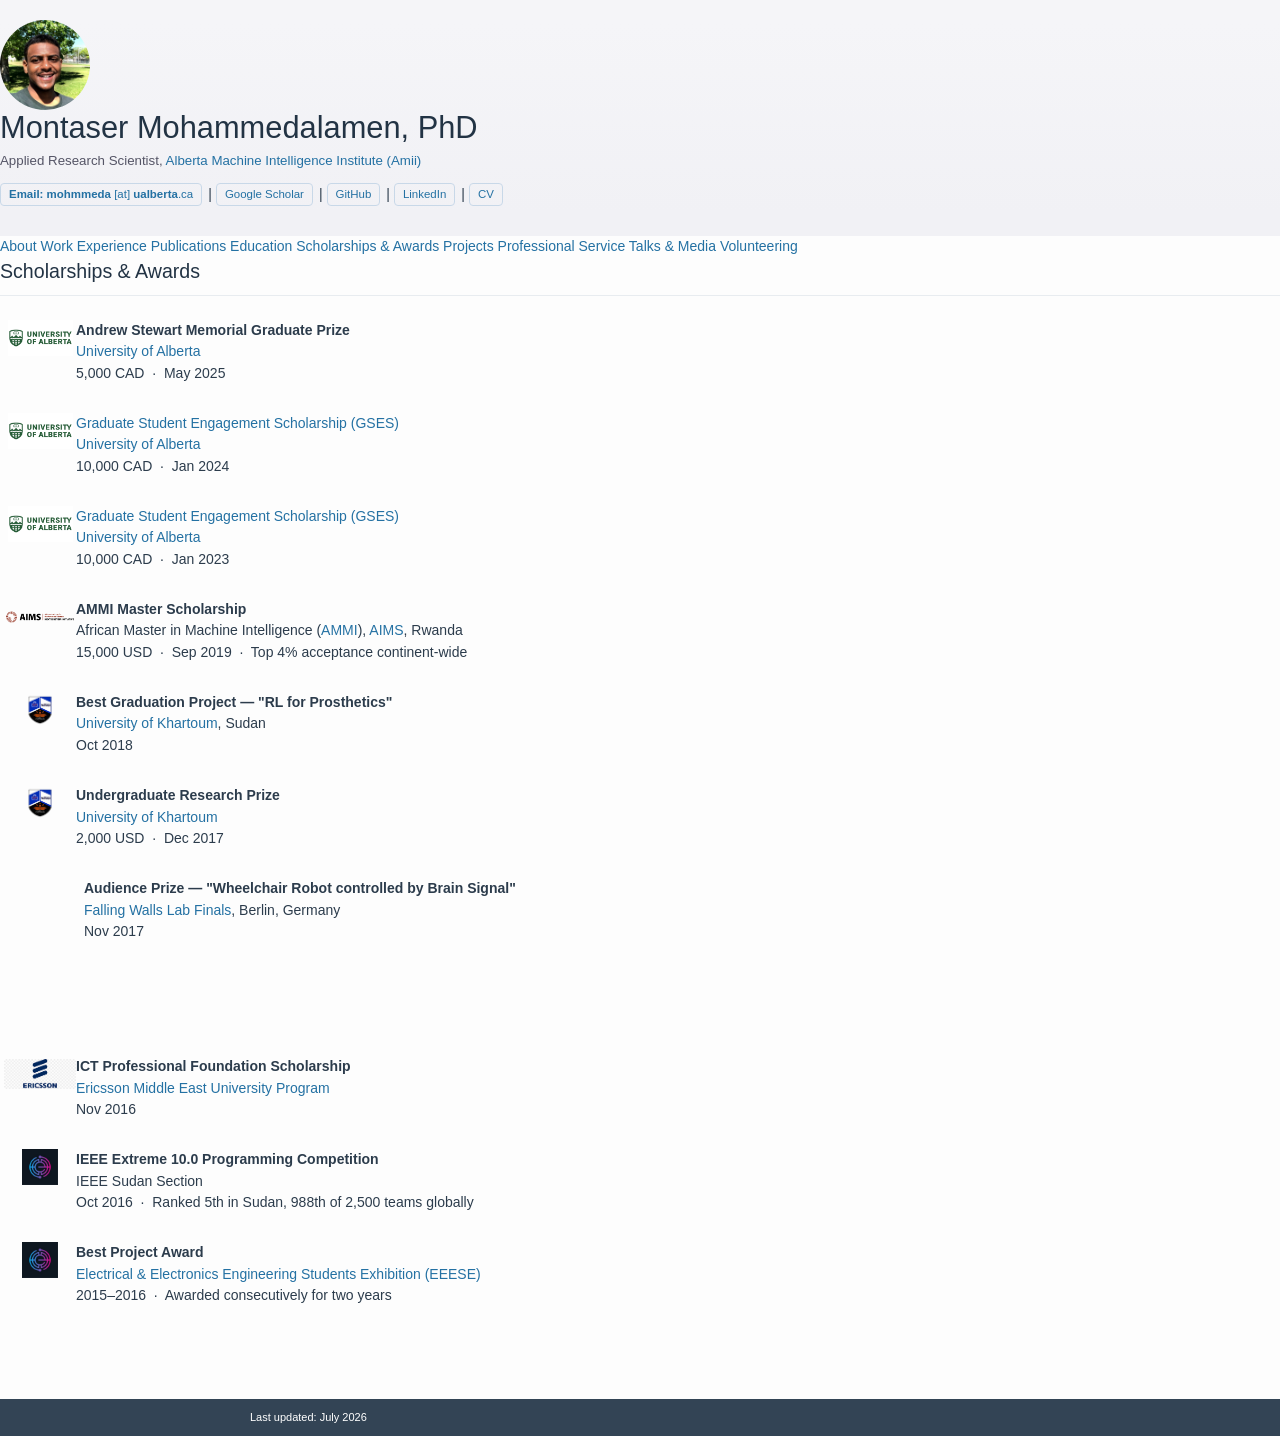
<file: src/awards.html>
<!DOCTYPE html>
<html lang="en">
<head>
    <title>Scholarships &amp; Awards — Montaser Mohammedalamen</title>
    <meta name="viewport" content="width=device-width, initial-scale=1.0">
    <link rel="stylesheet" href="../style.css">
</head>
<body>

<div class="header noselect">
    <div class="content row">
        <div class="header-profile-picture"></div>
        <div class="header-text">
            <div class="header-name">
                <h1>Montaser Mohammedalamen, PhD</h1>
            </div>
            <div class="header-subtitle">
                Applied Research Scientist, <a href="https://www.amii.ca/people/montaser-mohammedalamen">Alberta Machine Intelligence Institute (Amii)</a>
            </div>
            <div class="header-links">
                <a class="btn" href="mailto:mohmmeda@ualberta.ca"><span class="bold">Email: mohmmeda</span> [at] <span class="bold">ualberta</span>.ca</a> |
                <a class="btn" href="https://scholar.google.ca/citations?user=ZY882-kAAAAJ&hl">Google Scholar</a> |
                <a class="btn" href="https://github.com/montaserFath/">GitHub</a> |
                <a class="btn" href="https://www.linkedin.com/in/montaser-mohammedalamen/">LinkedIn</a> |
                <a class="btn" href="../content/Montaser_CV.pdf">CV</a>
            </div>
        </div>
    </div>
</div>

<div class="tabs-bar">
    <div class="tabs-inner">
        <a class="tab-btn" href="../index.html">About</a>
        <a class="tab-btn" href="../index.html#experience">Work Experience</a>
        <a class="tab-btn" href="publications.html">Publications</a>
        <a class="tab-btn" href="education.html">Education</a>
        <a class="tab-btn active" href="awards.html">Scholarships &amp; Awards</a>
        <a class="tab-btn" href="projects.html">Projects</a>
        <a class="tab-btn" href="../index.html#service">Professional Service</a>
        <a class="tab-btn" href="talks.html">Talks &amp; Media</a>
        <a class="tab-btn" href="../index.html#volunteering">Volunteering</a>
    </div>
</div>

<div class="content" style="padding-bottom: 64px;">
    <h2 class="tab-heading noselect">Scholarships &amp; Awards</h2>

    <div class="publication row clearfix">
        <div class="row-media-small" style="background-image: url(../fig/uofa.png);"></div>
        <div class="row-text">
            <span class="bold">Andrew Stewart Memorial Graduate Prize</span><br/>
            <a href="https://www.ualberta.ca/">University of Alberta</a><br/>
            5,000 CAD &nbsp;·&nbsp; May 2025<br/>
        </div>
    </div>

    <div class="publication row clearfix">
        <div class="row-media-small" style="background-image: url(../fig/uofa.png);"></div>
        <div class="row-text">
            <span class="bold"><a href="https://www.ualberta.ca/en/graduate-studies/fees-funding/scholarships-awards/engagement-scholarship.html">Graduate Student Engagement Scholarship (GSES)</a></span><br/>
            <a href="https://www.ualberta.ca/en/graduate-studies/fees-funding/scholarships-awards/engagement-scholarship.html">University of Alberta</a><br/>
            10,000 CAD &nbsp;·&nbsp; Jan 2024<br/>
        </div>
    </div>

    <div class="publication row clearfix">
        <div class="row-media-small" style="background-image: url(../fig/uofa.png);"></div>
        <div class="row-text">
            <span class="bold"><a href="https://www.ualberta.ca/en/graduate-studies/fees-funding/scholarships-awards/engagement-scholarship.html">Graduate Student Engagement Scholarship (GSES)</a></span><br/>
            <a href="https://www.ualberta.ca/en/graduate-studies/fees-funding/scholarships-awards/engagement-scholarship.html">University of Alberta</a><br/>
            10,000 CAD &nbsp;·&nbsp; Jan 2023<br/>
        </div>
    </div>

    <div class="publication row clearfix">
        <div class="row-media-small" style="background-image: url(../fig/AIMS.png);"></div>
        <div class="row-text">
            <span class="bold">AMMI Master Scholarship</span><br/>
            African Master in Machine Intelligence (<a href="https://aims-ammi.org/">AMMI</a>), <a href="https://aims.ac.rw/">AIMS</a>, Rwanda<br/>
            15,000 USD &nbsp;·&nbsp; Sep 2019 &nbsp;·&nbsp; Top 4% acceptance continent-wide<br/>
        </div>
    </div>

    <div class="publication row clearfix">
        <div class="row-media-small" style="background-image: url(../fig/uofk.png);"></div>
        <div class="row-text">
            <span class="bold">Best Graduation Project — "RL for Prosthetics"</span><br/>
            <a href="https://www.uofk.edu/index.php/en/">University of Khartoum</a>, Sudan<br/>
            Oct 2018<br/>
        </div>
    </div>

    <div class="publication row clearfix">
        <div class="row-media-small" style="background-image: url(../fig/uofk.png);"></div>
        <div class="row-text">
            <span class="bold">Undergraduate Research Prize</span><br/>
            <a href="https://www.uofk.edu/index.php/en/">University of Khartoum</a><br/>
            2,000 USD &nbsp;·&nbsp; Dec 2017<br/>
        </div>
    </div>

    <div class="publication row clearfix">
        <iframe frameborder="0"
            src="https://www.youtube.com/embed/ZpqypVq8Qgo"
            style="float: left; width: 80px; height: 150px; background-position: center; background-size: contain; background-repeat: no-repeat;">
        </iframe>
        <div class="row-text">
            <span class="bold">Audience Prize — "Wheelchair Robot controlled by Brain Signal"</span><br/>
            <a href="https://apply.falling-walls.com/press-releases/falling-walls-lab-winners-2017/">Falling Walls Lab Finals</a>, Berlin, Germany<br/>
            Nov 2017<br/>
        </div>
    </div>

    <div class="publication row clearfix">
        <div class="row-media-small" style="background-image: url(../fig/ericsson.png);"></div>
        <div class="row-text">
            <span class="bold">ICT Professional Foundation Scholarship</span><br/>
            <a href="https://www.ericsson.com/en/about-us/corporate-governance/our-organization/mmea-lt-members-bios">Ericsson Middle East University Program</a><br/>
            Nov 2016<br/>
        </div>
    </div>

    <div class="publication row clearfix">
        <div class="row-media-small" style="background-image: url(../fig/eeese.jpeg);"></div>
        <div class="row-text">
            <span class="bold">IEEE Extreme 10.0 Programming Competition</span><br/>
            IEEE Sudan Section<br/>
            Oct 2016 &nbsp;·&nbsp; Ranked 5th in Sudan, 988th of 2,500 teams globally<br/>
        </div>
    </div>

    <div class="publication row clearfix">
        <div class="row-media-small" style="background-image: url(../fig/eeese.jpeg);"></div>
        <div class="row-text">
            <span class="bold">Best Project Award</span><br/>
            <a href="https://www.linkedin.com/company/eeese/">Electrical &amp; Electronics Engineering Students Exhibition (EEESE)</a><br/>
            2015–2016 &nbsp;·&nbsp; Awarded consecutively for two years<br/>
        </div>
    </div>
</div>

<div class="footer">
    <div class="footer-content">
        Last updated: July 2026
    </div>
</div>

</body>
</html>
</file>
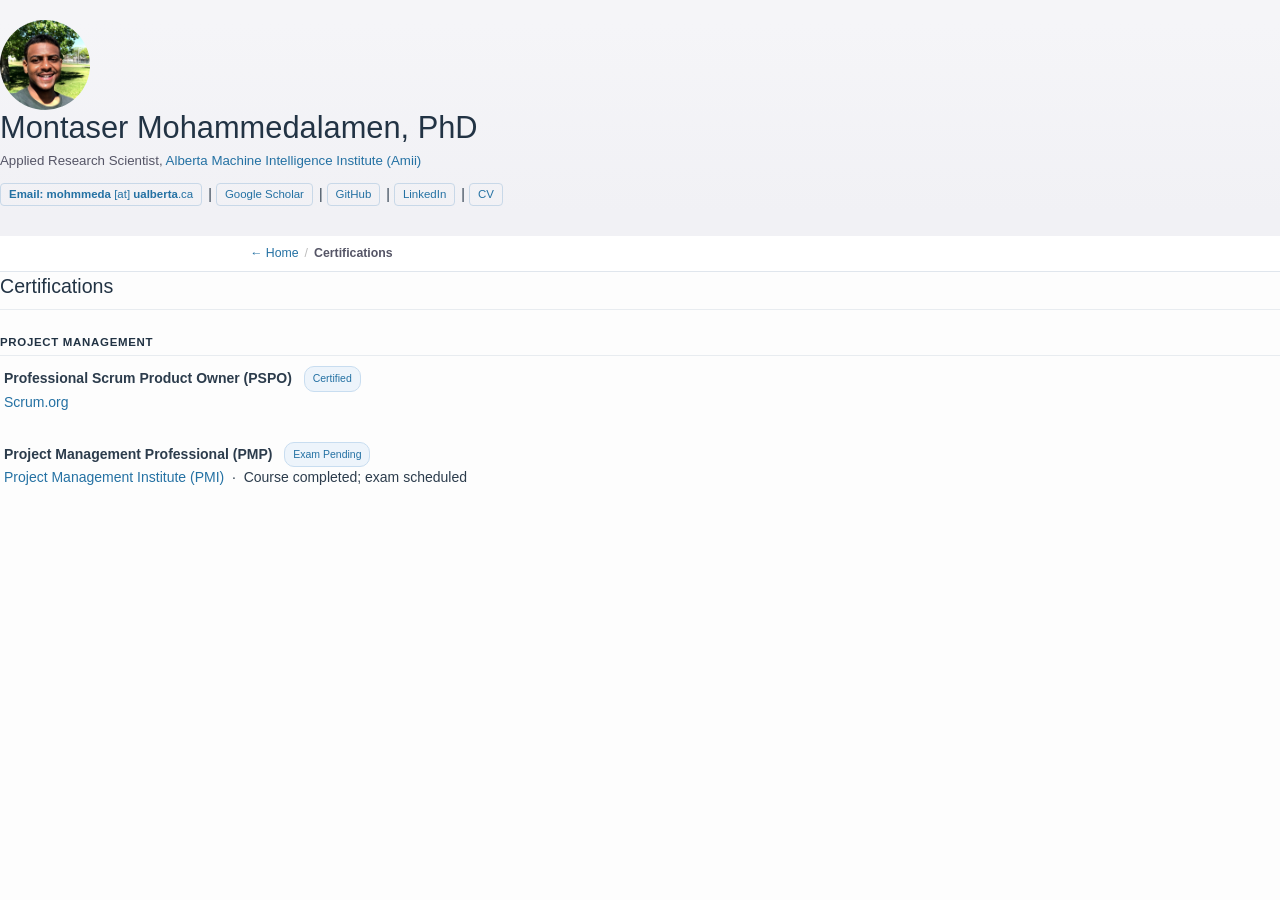
<file: src/certifications.html>
<!DOCTYPE html>
<html lang="en">
<head>
    <title>Certifications — Montaser Mohammedalamen</title>
    <meta name="viewport" content="width=device-width, initial-scale=1.0">
    <link rel="stylesheet" href="../style.css">
</head>
<body>

<div class="header noselect">
    <div class="content row">
        <div class="header-profile-picture"></div>
        <div class="header-text">
            <div class="header-name">
                <h1>Montaser Mohammedalamen, PhD</h1>
            </div>
            <div class="header-subtitle">
                Applied Research Scientist, <a href="https://www.amii.ca/people/montaser-mohammedalamen">Alberta Machine Intelligence Institute (Amii)</a>
            </div>
            <div class="header-links">
                <a class="btn" href="mailto:mohmmeda@ualberta.ca"><span class="bold">Email: mohmmeda</span> [at] <span class="bold">ualberta</span>.ca</a> |
                <a class="btn" href="https://scholar.google.ca/citations?user=ZY882-kAAAAJ&hl">Google Scholar</a> |
                <a class="btn" href="https://github.com/montaserFath/">GitHub</a> |
                <a class="btn" href="https://www.linkedin.com/in/montaser-mohammedalamen/">LinkedIn</a> |
                <a class="btn" href="../content/Montaser_CV.pdf">CV</a>
            </div>
        </div>
    </div>
</div>

<div class="page-nav">
    <div class="page-nav-inner">
        <a class="page-nav-back" href="../index.html">← Home</a>
        <span class="page-nav-sep">/</span>
        <span class="page-nav-current">Certifications</span>
    </div>
</div>

<div class="content" style="padding-bottom: 64px;">
    <h2 class="tab-heading noselect">Certifications</h2>

    <h3 class="pub-section-heading">Project Management</h3>

    <div class="publication row clearfix">
        <div class="row-text" style="max-width:100%; margin-left:0;">
            <span class="bold">Professional Scrum Product Owner (PSPO)</span> &nbsp;<span class="proj-tag">Certified</span><br/>
            <a href="https://www.scrum.org/professional-scrum-product-owner-certifications">Scrum.org</a><br/>
        </div>
    </div>

    <div class="publication row clearfix">
        <div class="row-text" style="max-width:100%; margin-left:0;">
            <span class="bold">Project Management Professional (PMP)</span> &nbsp;<span class="proj-tag">Exam Pending</span><br/>
            <a href="https://www.pmi.org/certifications/project-management-pmp">Project Management Institute (PMI)</a> &nbsp;·&nbsp; Course completed; exam scheduled<br/>
        </div>
    </div>

</div>

</body>
</html>
</file>
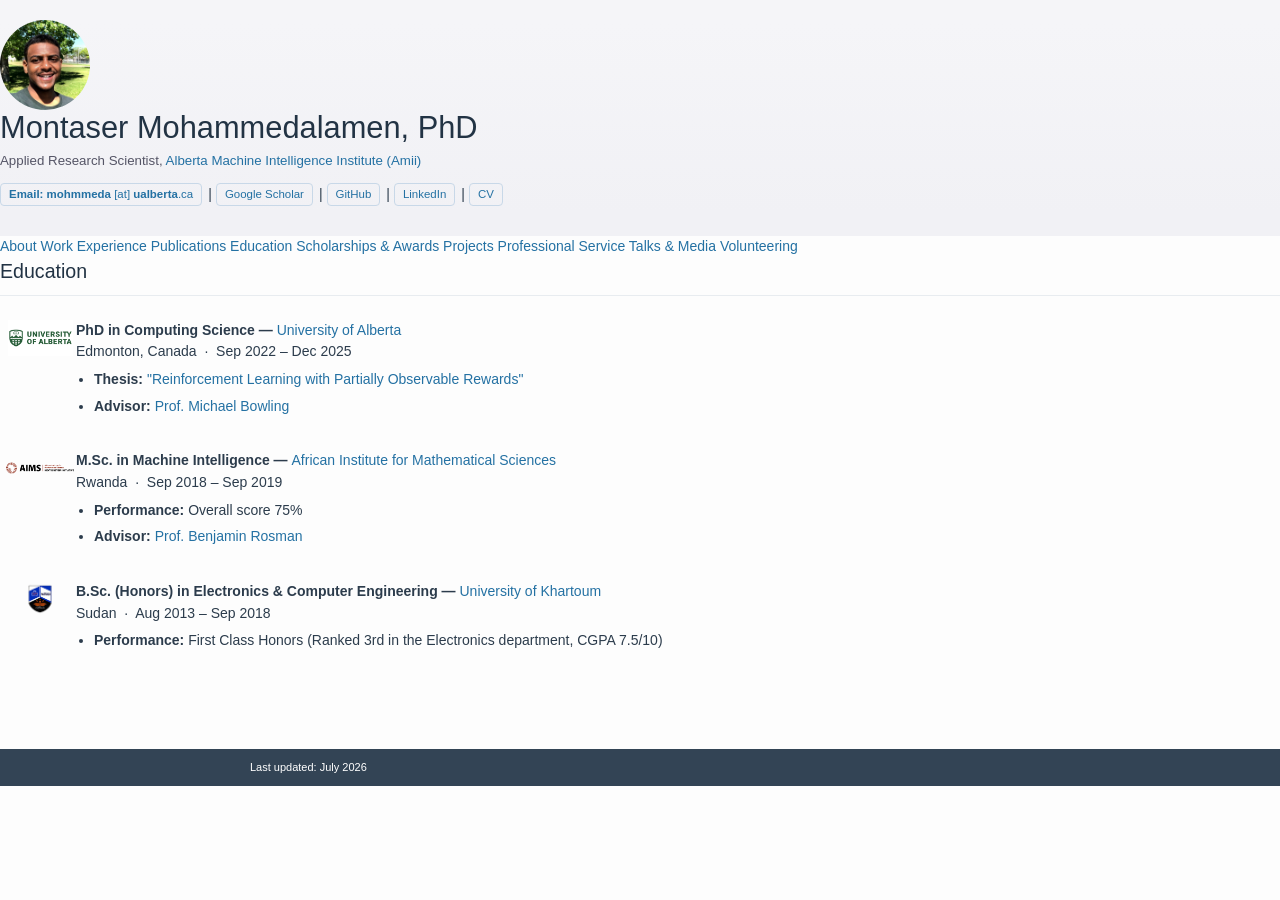
<file: src/education.html>
<!DOCTYPE html>
<html lang="en">
<head>
    <title>Education — Montaser Mohammedalamen</title>
    <meta name="viewport" content="width=device-width, initial-scale=1.0">
    <link rel="stylesheet" href="../style.css">
</head>
<body>

<div class="header noselect">
    <div class="content row">
        <div class="header-profile-picture"></div>
        <div class="header-text">
            <div class="header-name">
                <h1>Montaser Mohammedalamen, PhD</h1>
            </div>
            <div class="header-subtitle">
                Applied Research Scientist, <a href="https://www.amii.ca/people/montaser-mohammedalamen">Alberta Machine Intelligence Institute (Amii)</a>
            </div>
            <div class="header-links">
                <a class="btn" href="mailto:mohmmeda@ualberta.ca"><span class="bold">Email: mohmmeda</span> [at] <span class="bold">ualberta</span>.ca</a> |
                <a class="btn" href="https://scholar.google.ca/citations?user=ZY882-kAAAAJ&hl">Google Scholar</a> |
                <a class="btn" href="https://github.com/montaserFath/">GitHub</a> |
                <a class="btn" href="https://www.linkedin.com/in/montaser-mohammedalamen/">LinkedIn</a> |
                <a class="btn" href="../content/Montaser_CV.pdf">CV</a>
            </div>
        </div>
    </div>
</div>

<div class="tabs-bar">
    <div class="tabs-inner">
        <a class="tab-btn" href="../index.html">About</a>
        <a class="tab-btn" href="../index.html#experience">Work Experience</a>
        <a class="tab-btn" href="publications.html">Publications</a>
        <a class="tab-btn active" href="education.html">Education</a>
        <a class="tab-btn" href="awards.html">Scholarships &amp; Awards</a>
        <a class="tab-btn" href="projects.html">Projects</a>
        <a class="tab-btn" href="../index.html#service">Professional Service</a>
        <a class="tab-btn" href="talks.html">Talks &amp; Media</a>
        <a class="tab-btn" href="../index.html#volunteering">Volunteering</a>
    </div>
</div>

<div class="content" style="padding-bottom: 64px;">
    <h2 class="tab-heading noselect">Education</h2>

    <div class="publication row clearfix">
        <div class="row-media-small" style="background-image: url(../fig/uofa.png);"></div>
        <div class="row-text">
            <span class="bold">PhD in Computing Science — <a href="https://www.ualberta.ca/computing-science/index.html">University of Alberta</a></span><br/>
            Edmonton, Canada &nbsp;·&nbsp; Sep 2022 – Dec 2025<br/>
            <ul class="exp-list">
                <li><span class="bold">Thesis:</span> <a href="https://ualberta.scholaris.ca/items/5c60dc71-7149-4a39-a40f-7d96e44f2379">"Reinforcement Learning with Partially Observable Rewards"</a></li>
                <li><span class="bold">Advisor:</span> <a href="https://webdocs.cs.ualberta.ca/~bowling/">Prof. Michael Bowling</a></li>
            </ul>
        </div>
    </div>

    <div class="publication row clearfix">
        <div class="row-media-small" style="background-image: url(../fig/AIMS.png);"></div>
        <div class="row-text">
            <span class="bold">M.Sc. in Machine Intelligence — <a href="https://aims.ac.rw/">African Institute for Mathematical Sciences</a></span><br/>
            Rwanda &nbsp;·&nbsp; Sep 2018 – Sep 2019<br/>
            <ul class="exp-list">
                <li><span class="bold">Performance:</span> Overall score 75%</li>
                <li><span class="bold">Advisor:</span> <a href="https://www.benjaminrosman.com/">Prof. Benjamin Rosman</a></li>
            </ul>
        </div>
    </div>

    <div class="publication row clearfix">
        <div class="row-media-small" style="background-image: url(../fig/uofk.png);"></div>
        <div class="row-text">
            <span class="bold">B.Sc. (Honors) in Electronics &amp; Computer Engineering — <a href="https://www.uofk.edu/index.php/en/">University of Khartoum</a></span><br/>
            Sudan &nbsp;·&nbsp; Aug 2013 – Sep 2018<br/>
            <ul class="exp-list">
                <li><span class="bold">Performance:</span> First Class Honors (Ranked 3rd in the Electronics department, CGPA 7.5/10)</li>
            </ul>
        </div>
    </div>
</div>

<div class="footer">
    <div class="footer-content">
        Last updated: July 2026
    </div>
</div>

</body>
</html>
</file>
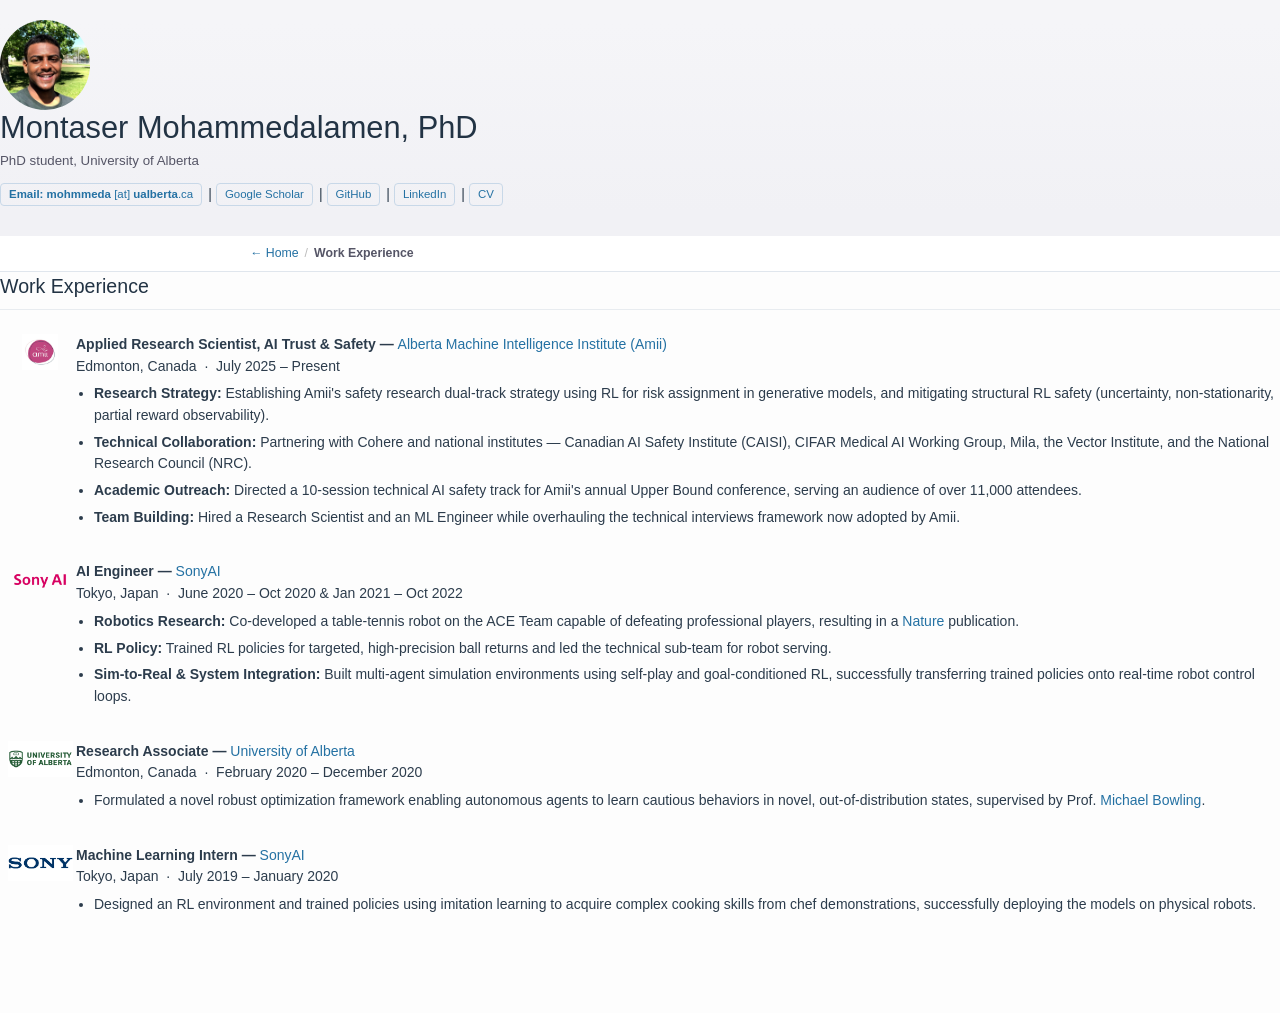
<file: src/experience.html>
<!DOCTYPE html>
<html lang="en">
<head>
    <title>Work Experience — Montaser Mohammedalamen</title>
    <meta name="viewport" content="width=device-width, initial-scale=1.0">
    <link rel="stylesheet" href="../style.css">
</head>
<body>

<div class="header noselect">
    <div class="content row">
        <div class="header-profile-picture"></div>
        <div class="header-text">
            <div class="header-name">
                <h1>Montaser Mohammedalamen, PhD</h1>
            </div>
            <div class="header-subtitle">PhD student, University of Alberta</div>
            <div class="header-links">
                <a class="btn" href="mailto:mohmmeda@ualberta.ca"><span class="bold">Email: mohmmeda</span> [at] <span class="bold">ualberta</span>.ca</a> |
                <a class="btn" href="https://scholar.google.ca/citations?user=ZY882-kAAAAJ&hl">Google Scholar</a> |
                <a class="btn" href="https://github.com/montaserFath/">GitHub</a> |
                <a class="btn" href="https://www.linkedin.com/in/montaser-mohammedalamen/">LinkedIn</a> |
                <a class="btn" href="../content/Montaser_CV.pdf">CV</a>
            </div>
        </div>
    </div>
</div>

<div class="page-nav">
    <div class="page-nav-inner">
        <a class="page-nav-back" href="../index.html">← Home</a>
        <span class="page-nav-sep">/</span>
        <span class="page-nav-current">Work Experience</span>
    </div>
</div>

<div class="content" style="padding-bottom: 64px;">
    <h2 class="tab-heading noselect">Work Experience</h2>

    <div class="publication row clearfix">
        <div class="row-media-small" style="background-image: url(../fig/amii.jpeg);"></div>
        <div class="row-text">
            <span class="bold">Applied Research Scientist, AI Trust &amp; Safety — <a href="https://www.amii.ca/people/montaser-mohammedalamen">Alberta Machine Intelligence Institute (Amii)</a></span><br/>
            Edmonton, Canada &nbsp;·&nbsp; July 2025 – Present<br/>
            <ul class="exp-list">
                <li><span class="bold">Research Strategy:</span> Establishing Amii's safety research dual-track strategy using RL for risk assignment in generative models, and mitigating structural RL safety (uncertainty, non-stationarity, partial reward observability).</li>
                <li><span class="bold">Technical Collaboration:</span> Partnering with Cohere and national institutes — Canadian AI Safety Institute (CAISI), CIFAR Medical AI Working Group, Mila, the Vector Institute, and the National Research Council (NRC).</li>
                <li><span class="bold">Academic Outreach:</span> Directed a 10-session technical AI safety track for Amii's annual Upper Bound conference, serving an audience of over 11,000 attendees.</li>
                <li><span class="bold">Team Building:</span> Hired a Research Scientist and an ML Engineer while overhauling the technical interviews framework now adopted by Amii.</li>
            </ul>
        </div>
    </div>

    <div class="publication row clearfix">
        <div class="row-media-small" style="background-image: url(../fig/sonyai.png);"></div>
        <div class="row-text">
            <span class="bold">AI Engineer — <a href="https://ai.sony/">SonyAI</a></span><br/>
            Tokyo, Japan &nbsp;·&nbsp; June 2020 – Oct 2020 &amp; Jan 2021 – Oct 2022<br/>
            <ul class="exp-list">
                <li><span class="bold">Robotics Research:</span> Co-developed a table-tennis robot on the ACE Team capable of defeating professional players, resulting in a <a href="https://www.nature.com/articles/s41586-026-10338-5">Nature</a> publication.</li>
                <li><span class="bold">RL Policy:</span> Trained RL policies for targeted, high-precision ball returns and led the technical sub-team for robot serving.</li>
                <li><span class="bold">Sim-to-Real &amp; System Integration:</span> Built multi-agent simulation environments using self-play and goal-conditioned RL, successfully transferring trained policies onto real-time robot control loops.</li>
            </ul>
        </div>
    </div>

    <div class="publication row clearfix">
        <div class="row-media-small" style="background-image: url(../fig/uofa.png);"></div>
        <div class="row-text">
            <span class="bold">Research Associate — <a href="https://www.ualberta.ca/computing-science/index.html">University of Alberta</a></span><br/>
            Edmonton, Canada &nbsp;·&nbsp; February 2020 – December 2020<br/>
            <ul class="exp-list">
                <li>Formulated a novel robust optimization framework enabling autonomous agents to learn cautious behaviors in novel, out-of-distribution states, supervised by Prof. <a href="https://webdocs.cs.ualberta.ca/~bowling/">Michael Bowling</a>.</li>
            </ul>
        </div>
    </div>

    <div class="publication row clearfix">
        <div class="row-media-small" style="background-image: url(../fig/sony.png);"></div>
        <div class="row-text">
            <span class="bold">Machine Learning Intern — <a href="https://ai.sony/">SonyAI</a></span><br/>
            Tokyo, Japan &nbsp;·&nbsp; July 2019 – January 2020<br/>
            <ul class="exp-list">
                <li>Designed an RL environment and trained policies using imitation learning to acquire complex cooking skills from chef demonstrations, successfully deploying the models on physical robots.</li>
            </ul>
        </div>
    </div>
</div>

</body>
</html>
</file>
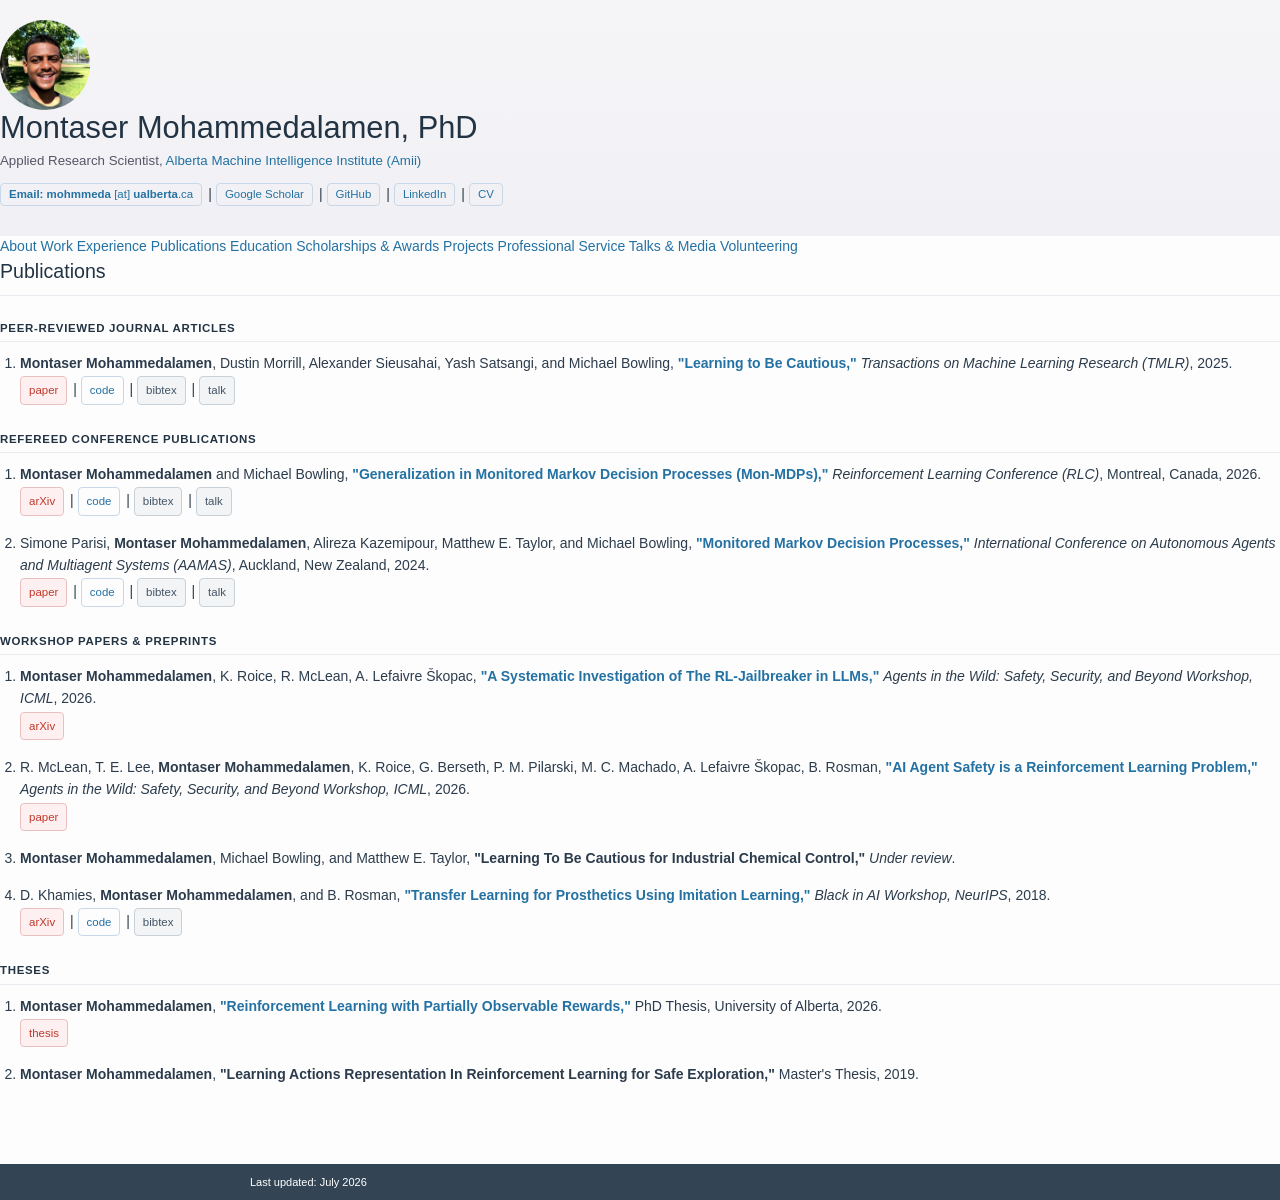
<file: src/publications.html>
<!DOCTYPE html>
<html lang="en">
<head>
    <title>Publications — Montaser Mohammedalamen</title>
    <meta name="viewport" content="width=device-width, initial-scale=1.0">
    <link rel="stylesheet" href="../style.css">
</head>
<body>

<div class="header noselect">
    <div class="content row">
        <div class="header-profile-picture"></div>
        <div class="header-text">
            <div class="header-name">
                <h1>Montaser Mohammedalamen, PhD</h1>
            </div>
            <div class="header-subtitle">
                Applied Research Scientist, <a href="https://www.amii.ca/people/montaser-mohammedalamen">Alberta Machine Intelligence Institute (Amii)</a>
            </div>
            <div class="header-links">
                <a class="btn" href="mailto:mohmmeda@ualberta.ca"><span class="bold">Email: mohmmeda</span> [at] <span class="bold">ualberta</span>.ca</a> |
                <a class="btn" href="https://scholar.google.ca/citations?user=ZY882-kAAAAJ&hl">Google Scholar</a> |
                <a class="btn" href="https://github.com/montaserFath/">GitHub</a> |
                <a class="btn" href="https://www.linkedin.com/in/montaser-mohammedalamen/">LinkedIn</a> |
                <a class="btn" href="../content/Montaser_CV.pdf">CV</a>
            </div>
        </div>
    </div>
</div>

<div class="tabs-bar">
    <div class="tabs-inner">
        <a class="tab-btn" href="../index.html">About</a>
        <a class="tab-btn" href="../index.html#experience">Work Experience</a>
        <a class="tab-btn active" href="publications.html">Publications</a>
        <a class="tab-btn" href="education.html">Education</a>
        <a class="tab-btn" href="awards.html">Scholarships &amp; Awards</a>
        <a class="tab-btn" href="projects.html">Projects</a>
        <a class="tab-btn" href="../index.html#service">Professional Service</a>
        <a class="tab-btn" href="talks.html">Talks &amp; Media</a>
        <a class="tab-btn" href="../index.html#volunteering">Volunteering</a>
    </div>
</div>

<div class="content" style="padding-bottom: 64px;">
    <h2 class="tab-heading noselect">Publications</h2>

    <h3 class="pub-section-heading">Peer-Reviewed Journal Articles</h3>
    <ol class="pub-list">
        <li>
            <span class="bold">Montaser Mohammedalamen</span>, Dustin Morrill, Alexander Sieusahai, Yash Satsangi, and Michael Bowling,
            <a class="bold" href="https://openreview.net/forum?id=NXvGOaYExG">"Learning to Be Cautious,"</a>
            <span class="italic">Transactions on Machine Learning Research (TMLR)</span>, 2025.
            <br/><a class="btn btn-red" href="https://openreview.net/forum?id=NXvGOaYExG">paper</a> | <a class="btn" href="https://github.com/montaserFath/Learning-to-be-Cautious">code</a> | <a class="btn btn-dark" href="../content/LBC.bib">bibtex</a> | <a class="btn btn-dark" href="https://youtu.be/t-pxmpCYHtA?si=qGmhcsEXPmPQQ07m">talk</a>
        </li>
    </ol>

    <h3 class="pub-section-heading">Refereed Conference Publications</h3>
    <ol class="pub-list">
        <li>
            <span class="bold">Montaser Mohammedalamen</span> and Michael Bowling,
            <a class="bold" href="https://arxiv.org/abs/2505.08988">"Generalization in Monitored Markov Decision Processes (Mon-MDPs),"</a>
            <span class="italic">Reinforcement Learning Conference (RLC)</span>, Montreal, Canada, 2026.
            <br/><a class="btn btn-red" href="https://arxiv.org/abs/2505.08988">arXiv</a> | <a class="btn" href="https://github.com/montaserFath/MonMDP">code</a> | <a class="btn btn-dark" href="../content/mon_mdp.bib">bibtex</a> | <a class="btn btn-dark" href="https://www.youtube.com/watch?v=7uLf88ROziw">talk</a>
        </li>
        <li>
            Simone Parisi, <span class="bold">Montaser Mohammedalamen</span>, Alireza Kazemipour, Matthew E. Taylor, and Michael Bowling,
            <a class="bold" href="https://dl.acm.org/doi/abs/10.5555/3635637.3663015">"Monitored Markov Decision Processes,"</a>
            <span class="italic">International Conference on Autonomous Agents and Multiagent Systems (AAMAS)</span>, Auckland, New Zealand, 2024.
            <br/><a class="btn btn-red" href="https://dl.acm.org/doi/abs/10.5555/3635637.3663015">paper</a> | <a class="btn" href="https://github.com/montaserFath/MonMDP">code</a> | <a class="btn btn-dark" href="../content/mon_mdp.bib">bibtex</a> | <a class="btn btn-dark" href="https://youtu.be/3gM3b1uum9Y?si=Afbvr0NNyyIb1x1N">talk</a>
        </li>
    </ol>

    <h3 class="pub-section-heading">Workshop Papers &amp; Preprints</h3>
    <ol class="pub-list">
        <li>
            <span class="bold">Montaser Mohammedalamen</span>, K. Roice, R. McLean, A. Lefaivre Škopac,
            <a class="bold" href="https://arxiv.org/abs/2605.07032">"A Systematic Investigation of The RL-Jailbreaker in LLMs,"</a>
            <span class="italic">Agents in the Wild: Safety, Security, and Beyond Workshop, ICML</span>, 2026.
            <br/><a class="btn btn-red" href="https://arxiv.org/abs/2605.07032">arXiv</a>
        </li>
        <li>
            R. McLean, T. E. Lee, <span class="bold">Montaser Mohammedalamen</span>, K. Roice, G. Berseth, P. M. Pilarski, M. C. Machado, A. Lefaivre Škopac, B. Rosman,
            <a class="bold" href="https://openreview.net/challenge?redirect=%2Fforum%3Fid%3Dwvga9chmb6">"AI Agent Safety is a Reinforcement Learning Problem,"</a>
            <span class="italic">Agents in the Wild: Safety, Security, and Beyond Workshop, ICML</span>, 2026.
            <br/><a class="btn btn-red" href="https://openreview.net/challenge?redirect=%2Fforum%3Fid%3Dwvga9chmb6">paper</a>
        </li>
        <li>
            <span class="bold">Montaser Mohammedalamen</span>, Michael Bowling, and Matthew E. Taylor,
            <span class="bold">"Learning To Be Cautious for Industrial Chemical Control,"</span>
            <span class="italic">Under review</span>.
        </li>
        <li>
            D. Khamies, <span class="bold">Montaser Mohammedalamen</span>, and B. Rosman,
            <a class="bold" href="https://arxiv.org/abs/1901.04772">"Transfer Learning for Prosthetics Using Imitation Learning,"</a>
            <span class="italic">Black in AI Workshop, NeurIPS</span>, 2018.
            <br/><a class="btn btn-red" href="https://arxiv.org/abs/1901.04772">arXiv</a> | <a class="btn" href="https://github.com/montaserFath/Reinforcement-Learning-for-Prosthetics">code</a> | <a class="btn btn-dark" href="../content/transfer.bib">bibtex</a>
        </li>
    </ol>

    <h3 class="pub-section-heading">Theses</h3>
    <ol class="pub-list">
        <li>
            <span class="bold">Montaser Mohammedalamen</span>,
            <a class="bold" href="https://ualberta.scholaris.ca/items/5c60dc71-7149-4a39-a40f-7d96e44f2379">"Reinforcement Learning with Partially Observable Rewards,"</a>
            PhD Thesis, University of Alberta, 2026.
            <br/><a class="btn btn-red" href="https://ualberta.scholaris.ca/items/5c60dc71-7149-4a39-a40f-7d96e44f2379">thesis</a>
        </li>
        <li>
            <span class="bold">Montaser Mohammedalamen</span>,
            <span class="bold">"Learning Actions Representation In Reinforcement Learning for Safe Exploration,"</span>
            Master's Thesis, 2019.
        </li>
    </ol>

    <!-- <h3 class="pub-section-heading">Patents</h3>
    <ol class="pub-list">
        <li>
            <span class="bold">Montaser Mohammedalamen</span>, "Wheelchair Robot controlled by Brain Signal," Patent No. 4254, Patent Office, Ministry of Justice, Sudan, 2015–2016.
        </li>
        <li>
            <span class="bold">Montaser Mohammedalamen</span>, "Smart Farm," Patent No. 3334, Patent Office, Ministry of Justice, Sudan, 2015–2016.
        </li>
    </ol> -->
</div>

<div class="footer">
    <div class="footer-content">
        Last updated: July 2026
    </div>
</div>

</body>
</html>
</file>
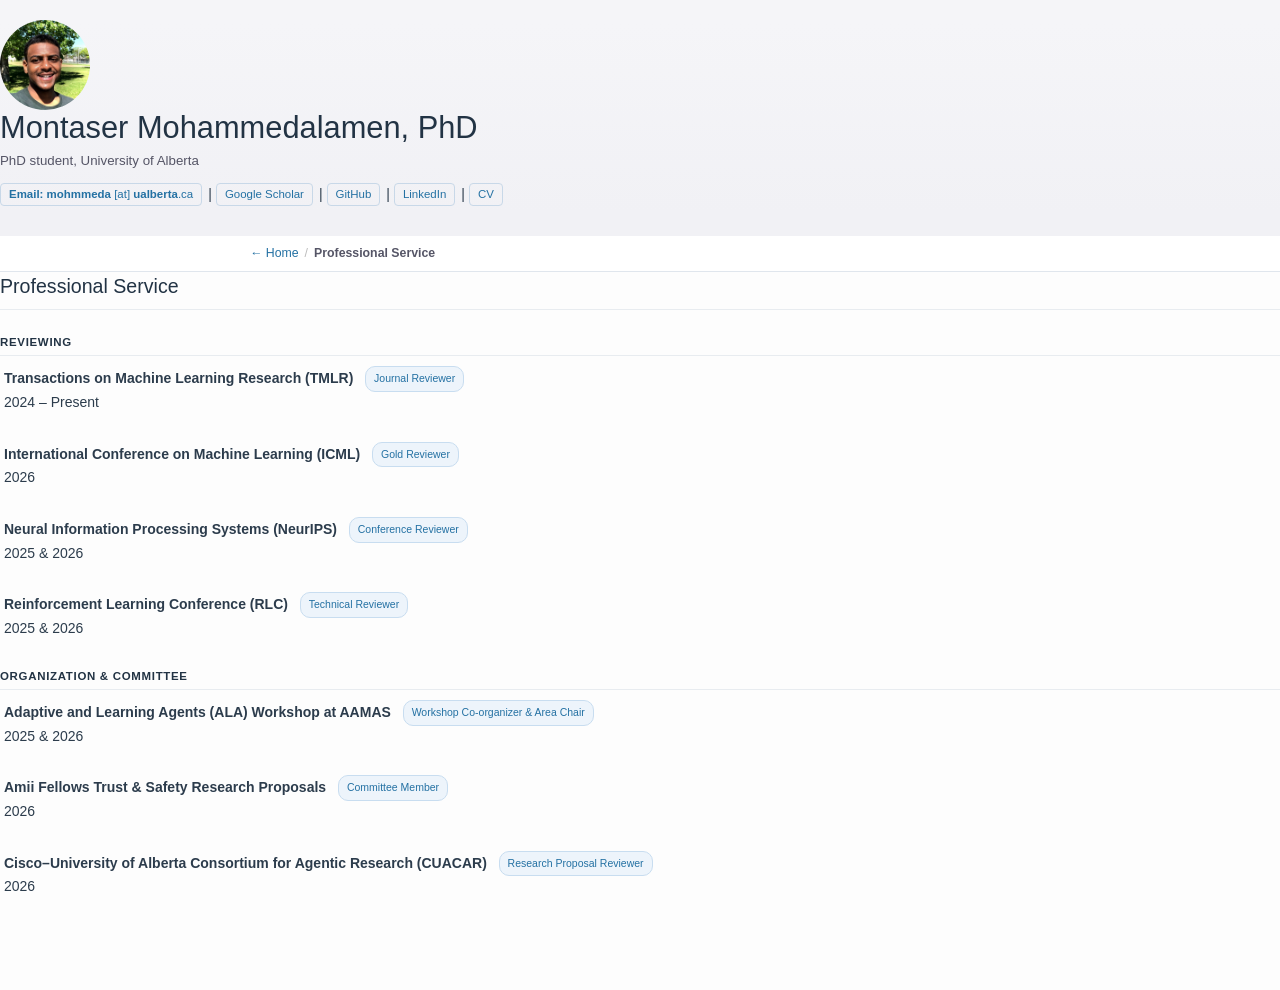
<file: src/service.html>
<!DOCTYPE html>
<html lang="en">
<head>
    <title>Professional Service — Montaser Mohammedalamen</title>
    <meta name="viewport" content="width=device-width, initial-scale=1.0">
    <link rel="stylesheet" href="../style.css">
</head>
<body>

<div class="header noselect">
    <div class="content row">
        <div class="header-profile-picture"></div>
        <div class="header-text">
            <div class="header-name">
                <h1>Montaser Mohammedalamen, PhD</h1>
            </div>
            <div class="header-subtitle">PhD student, University of Alberta</div>
            <div class="header-links">
                <a class="btn" href="mailto:mohmmeda@ualberta.ca"><span class="bold">Email: mohmmeda</span> [at] <span class="bold">ualberta</span>.ca</a> |
                <a class="btn" href="https://scholar.google.ca/citations?user=ZY882-kAAAAJ&hl">Google Scholar</a> |
                <a class="btn" href="https://github.com/montaserFath/">GitHub</a> |
                <a class="btn" href="https://www.linkedin.com/in/montaser-mohammedalamen/">LinkedIn</a> |
                <a class="btn" href="../content/Montaser_CV.pdf">CV</a>
            </div>
        </div>
    </div>
</div>

<div class="page-nav">
    <div class="page-nav-inner">
        <a class="page-nav-back" href="../index.html">← Home</a>
        <span class="page-nav-sep">/</span>
        <span class="page-nav-current">Professional Service</span>
    </div>
</div>

<div class="content" style="padding-bottom: 64px;">
    <h2 class="tab-heading noselect">Professional Service</h2>

    <h3 class="pub-section-heading">Reviewing</h3>

    <div class="publication row clearfix">
        <div class="row-text" style="max-width:100%; margin-left:0;">
            <span class="bold">Transactions on Machine Learning Research (TMLR)</span> &nbsp;<span class="proj-tag">Journal Reviewer</span><br/>
            2024 – Present
        </div>
    </div>

    <div class="publication row clearfix">
        <div class="row-text" style="max-width:100%; margin-left:0;">
            <span class="bold">International Conference on Machine Learning (ICML)</span> &nbsp;<span class="proj-tag">Gold Reviewer</span><br/>
            2026
        </div>
    </div>

    <div class="publication row clearfix">
        <div class="row-text" style="max-width:100%; margin-left:0;">
            <span class="bold">Neural Information Processing Systems (NeurIPS)</span> &nbsp;<span class="proj-tag">Conference Reviewer</span><br/>
            2025 &amp; 2026
        </div>
    </div>

    <div class="publication row clearfix">
        <div class="row-text" style="max-width:100%; margin-left:0;">
            <span class="bold">Reinforcement Learning Conference (RLC)</span> &nbsp;<span class="proj-tag">Technical Reviewer</span><br/>
            2025 &amp; 2026
        </div>
    </div>

    <h3 class="pub-section-heading">Organization &amp; Committee</h3>

    <div class="publication row clearfix">
        <div class="row-text" style="max-width:100%; margin-left:0;">
            <span class="bold">Adaptive and Learning Agents (ALA) Workshop at AAMAS</span> &nbsp;<span class="proj-tag">Workshop Co-organizer &amp; Area Chair</span><br/>
            2025 &amp; 2026
        </div>
    </div>

    <div class="publication row clearfix">
        <div class="row-text" style="max-width:100%; margin-left:0;">
            <span class="bold">Amii Fellows Trust &amp; Safety Research Proposals</span> &nbsp;<span class="proj-tag">Committee Member</span><br/>
            2026
        </div>
    </div>

    <div class="publication row clearfix">
        <div class="row-text" style="max-width:100%; margin-left:0;">
            <span class="bold">Cisco–University of Alberta Consortium for Agentic Research (CUACAR)</span> &nbsp;<span class="proj-tag">Research Proposal Reviewer</span><br/>
            2026
        </div>
    </div>

</div>

</body>
</html>
</file>
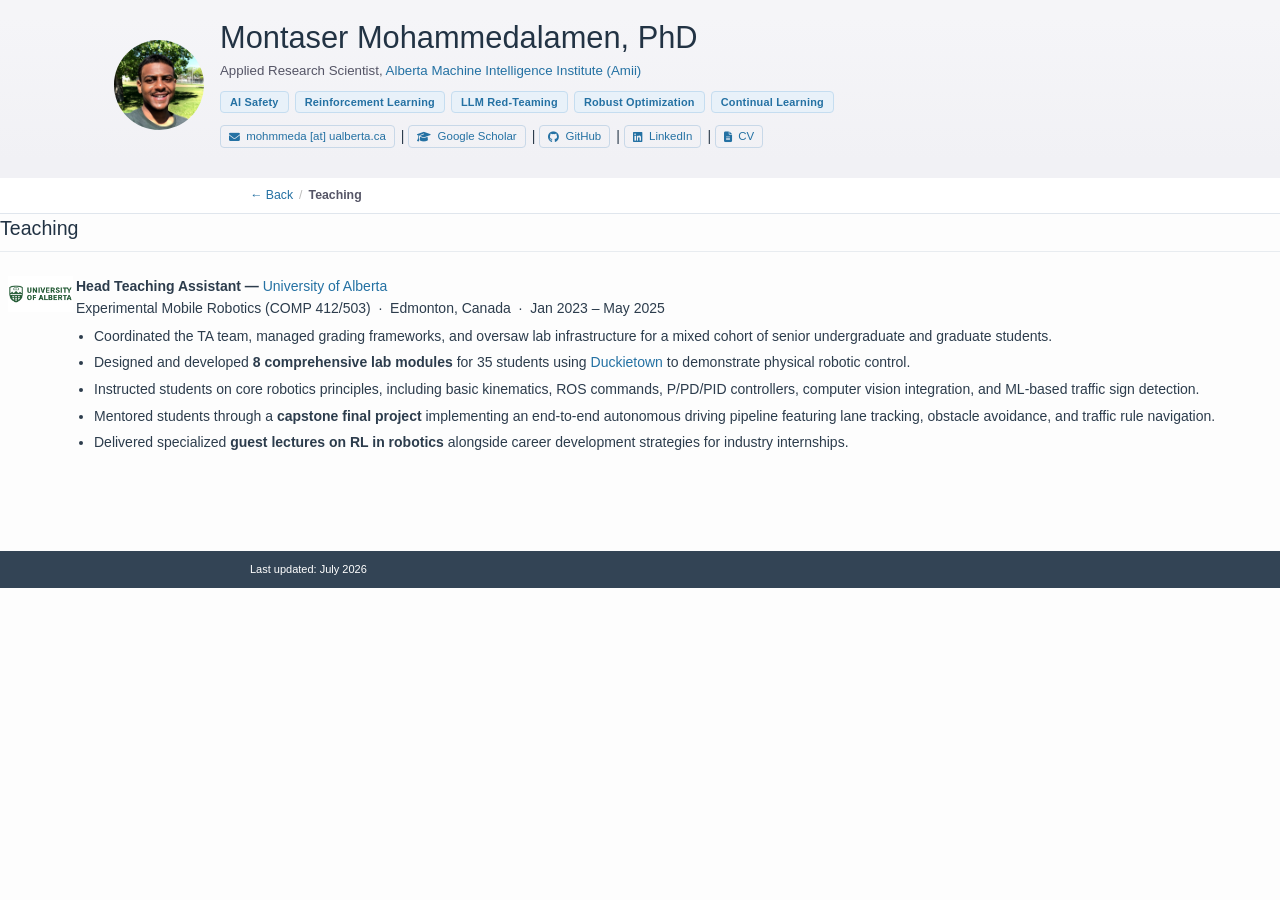
<file: src/teaching.html>
<!DOCTYPE html>
<html lang="en">
<head>
    <title>Teaching — Montaser Mohammedalamen</title>
    <meta name="viewport" content="width=device-width, initial-scale=1.0">
    <link rel="stylesheet" href="../style.css">
    <link rel="stylesheet" href="https://cdnjs.cloudflare.com/ajax/libs/font-awesome/6.5.1/css/all.min.css">
</head>
<body>

<div class="header noselect">
    <div class="header-inner">
        <div class="header-profile-picture"></div>
        <div class="header-text">
            <div class="header-name">
                <h1>Montaser Mohammedalamen, PhD</h1>
            </div>
            <div class="header-subtitle">
                Applied Research Scientist, <a href="https://www.amii.ca/people/montaser-mohammedalamen">Alberta Machine Intelligence Institute (Amii)</a>
            </div>
            <div class="header-keywords">
                <span class="kw-tag">AI Safety</span>
                <span class="kw-tag">Reinforcement Learning</span>
                <span class="kw-tag">LLM Red-Teaming</span>
                <span class="kw-tag">Robust Optimization</span>
                <span class="kw-tag">Continual Learning</span>
            </div>
            <div class="header-links">
                <a class="btn" href="mailto:mohmmeda@ualberta.ca"><i class="fa-solid fa-envelope"></i> mohmmeda [at] ualberta.ca</a> |
                <a class="btn" href="https://scholar.google.ca/citations?user=ZY882-kAAAAJ&hl"><i class="fa-solid fa-graduation-cap"></i> Google Scholar</a> |
                <a class="btn" href="https://github.com/montaserFath/"><i class="fa-brands fa-github"></i> GitHub</a> |
                <a class="btn" href="https://www.linkedin.com/in/montaser-mohammedalamen/"><i class="fa-brands fa-linkedin"></i> LinkedIn</a> |
                <a class="btn" href="../content/Montaser_CV.pdf"><i class="fa-solid fa-file-lines"></i> CV</a>
            </div>
        </div>
    </div>
</div>

<div class="page-nav">
    <div class="page-nav-inner">
        <a class="page-nav-back" href="../index.html#teaching">← Back</a>
        <span class="page-nav-sep">/</span>
        <span class="page-nav-current">Teaching</span>
    </div>
</div>

<div class="content" style="padding-bottom: 64px;">
    <h2 class="tab-heading noselect">Teaching</h2>

    <div class="publication row clearfix">
        <div class="row-media-small" style="background-image: url(../fig/uofa.png);"></div>
        <div class="row-text">
            <span class="bold">Head Teaching Assistant — <a href="https://www.ualberta.ca/computing-science/index.html">University of Alberta</a></span><br/>
            Experimental Mobile Robotics (COMP 412/503) &nbsp;·&nbsp; Edmonton, Canada &nbsp;·&nbsp; Jan 2023 – May 2025<br/>
            <ul class="exp-list">
                <li>Coordinated the TA team, managed grading frameworks, and oversaw lab infrastructure for a mixed cohort of senior undergraduate and graduate students.</li>
                <li>Designed and developed <strong>8 comprehensive lab modules</strong> for 35 students using <a href="https://duckietown.com/">Duckietown</a> to demonstrate physical robotic control.</li>
                <li>Instructed students on core robotics principles, including basic kinematics, ROS commands, P/PD/PID controllers, computer vision integration, and ML-based traffic sign detection.</li>
                <li>Mentored students through a <strong>capstone final project</strong> implementing an end-to-end autonomous driving pipeline featuring lane tracking, obstacle avoidance, and traffic rule navigation.</li>
                <li>Delivered specialized <strong>guest lectures on RL in robotics</strong> alongside career development strategies for industry internships.</li>
            </ul>
        </div>
    </div>
</div>

<div class="footer">
    <div class="footer-content">Last updated: July 2026</div>
</div>

</body>
</html>
</file>
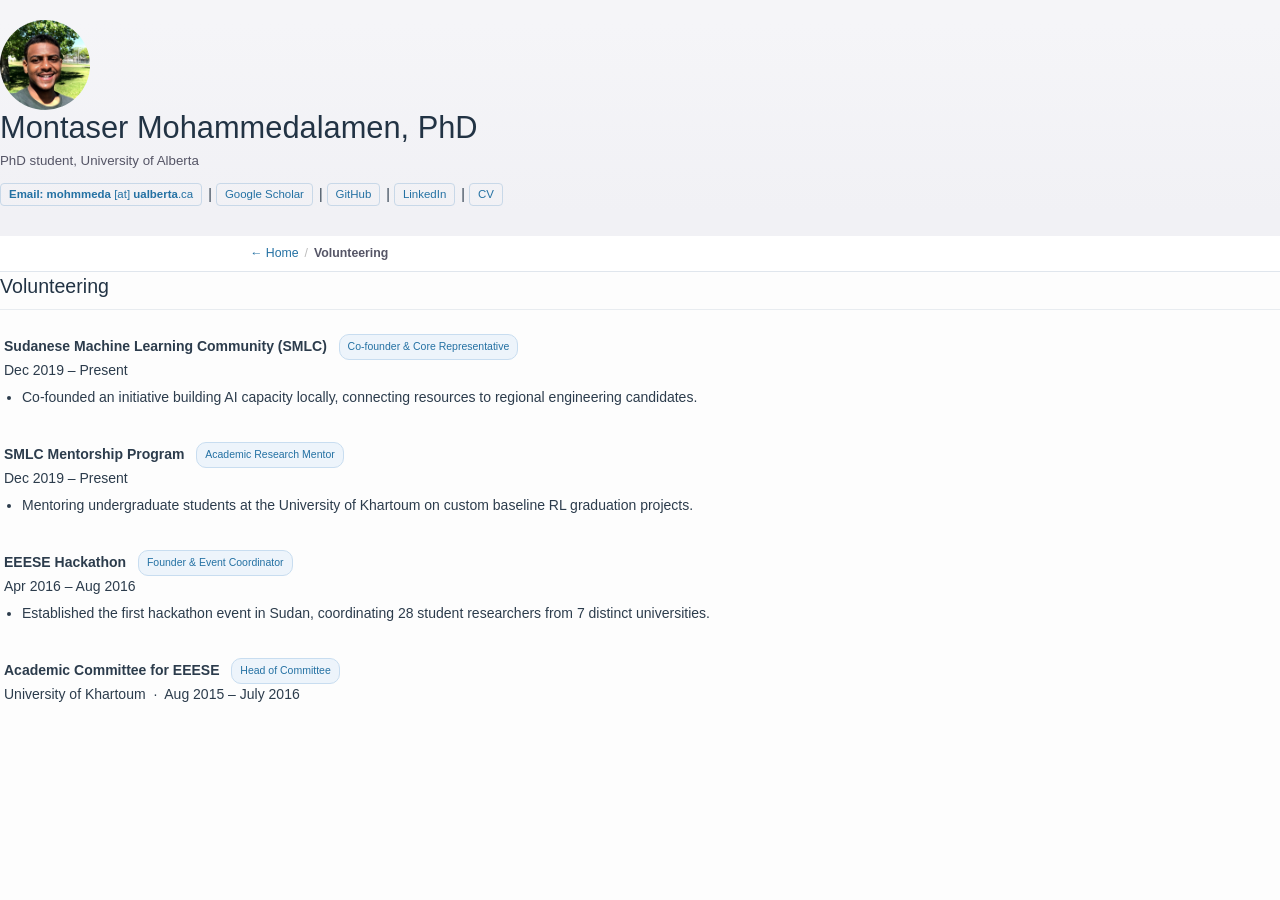
<file: src/volunteering.html>
<!DOCTYPE html>
<html lang="en">
<head>
    <title>Volunteering — Montaser Mohammedalamen</title>
    <meta name="viewport" content="width=device-width, initial-scale=1.0">
    <link rel="stylesheet" href="../style.css">
</head>
<body>

<div class="header noselect">
    <div class="content row">
        <div class="header-profile-picture"></div>
        <div class="header-text">
            <div class="header-name">
                <h1>Montaser Mohammedalamen, PhD</h1>
            </div>
            <div class="header-subtitle">PhD student, University of Alberta</div>
            <div class="header-links">
                <a class="btn" href="mailto:mohmmeda@ualberta.ca"><span class="bold">Email: mohmmeda</span> [at] <span class="bold">ualberta</span>.ca</a> |
                <a class="btn" href="https://scholar.google.ca/citations?user=ZY882-kAAAAJ&hl">Google Scholar</a> |
                <a class="btn" href="https://github.com/montaserFath/">GitHub</a> |
                <a class="btn" href="https://www.linkedin.com/in/montaser-mohammedalamen/">LinkedIn</a> |
                <a class="btn" href="../content/Montaser_CV.pdf">CV</a>
            </div>
        </div>
    </div>
</div>

<div class="page-nav">
    <div class="page-nav-inner">
        <a class="page-nav-back" href="../index.html">← Home</a>
        <span class="page-nav-sep">/</span>
        <span class="page-nav-current">Volunteering</span>
    </div>
</div>

<div class="content" style="padding-bottom: 64px;">
    <h2 class="tab-heading noselect">Volunteering</h2>

    <div class="publication row clearfix">
        <div class="row-text" style="max-width:100%; margin-left:0;">
            <span class="bold">Sudanese Machine Learning Community (SMLC)</span> &nbsp;<span class="proj-tag">Co-founder &amp; Core Representative</span><br/>
            Dec 2019 – Present<br/>
            <ul class="exp-list">
                <li>Co-founded an initiative building AI capacity locally, connecting resources to regional engineering candidates.</li>
            </ul>
        </div>
    </div>

    <div class="publication row clearfix">
        <div class="row-text" style="max-width:100%; margin-left:0;">
            <span class="bold">SMLC Mentorship Program</span> &nbsp;<span class="proj-tag">Academic Research Mentor</span><br/>
            Dec 2019 – Present<br/>
            <ul class="exp-list">
                <li>Mentoring undergraduate students at the University of Khartoum on custom baseline RL graduation projects.</li>
            </ul>
        </div>
    </div>

    <div class="publication row clearfix">
        <div class="row-text" style="max-width:100%; margin-left:0;">
            <span class="bold">EEESE Hackathon</span> &nbsp;<span class="proj-tag">Founder &amp; Event Coordinator</span><br/>
            Apr 2016 – Aug 2016<br/>
            <ul class="exp-list">
                <li>Established the first hackathon event in Sudan, coordinating 28 student researchers from 7 distinct universities.</li>
            </ul>
        </div>
    </div>

    <div class="publication row clearfix">
        <div class="row-text" style="max-width:100%; margin-left:0;">
            <span class="bold">Academic Committee for EEESE</span> &nbsp;<span class="proj-tag">Head of Committee</span><br/>
            University of Khartoum &nbsp;·&nbsp; Aug 2015 – July 2016
        </div>
    </div>

</div>

</body>
</html>
</file>
<file: style.css>
*, *::before, *::after {box-sizing: border-box;}
html {-webkit-text-size-adjust: 100%; -moz-text-size-adjust: 100%; -ms-text-size-adjust: 100%;}
body {background-color: #fdfdfd; color: #2c3c4c; margin: 0; font-size: 14px; line-height: 1.5;}
h1 {margin: 0 0 24px; font-size: 2.2em; line-height: 1.2;}
h2 {margin: 0 0 24px;}
h1, h2 {color: #234;}
h3, h4, h5 {color: #345; margin: 0 0 8px;}
h1, h2, h3, h4, h5, a, p, span, body, div {font-weight: normal; font-family: 'Lato', Verdana, Helvetica, sans-serif;}

/* ── Header ── */
.header {background: linear-gradient(to bottom, #f5f5f8 10%, #f1f1f5 90%); width: 100%; padding: 20px 0 28px;}
.header-inner {max-width: 1100px; margin: 0 auto; padding: 0 24px; display: flex; align-items: center; gap: 16px; flex-wrap: wrap;}
.header-profile-picture {flex-shrink: 0; width: 90px; height: 90px; border-radius: 50%; background-image: url(fig/id.png); background-position: center; background-size: cover; background-repeat: no-repeat;}
.header-text {flex: 1; min-width: 200px;}
.header-name h1 {margin: 0 0 4px;}
.header-subtitle {margin-bottom: 10px; color: #556; font-size: 0.95em;}
.header-subtitle a {color: #2471a3;}
.header-subtitle a:hover {color: #f09228;}
.header-keywords {display: flex; flex-wrap: wrap; gap: 6px; margin: 6px 0 10px;}
.kw-tag {font-size: 0.78em; font-weight: 600; color: #2471a3; background: #e8f1f9; border: 1px solid #c5ddf0; border-radius: 4px; padding: 2px 9px; letter-spacing: 0.02em;}
.header-links {display: flex; flex-wrap: wrap; gap: 4px; align-items: center;}
.header-links .fa-solid, .header-links .fa-brands {font-size: 0.95em; margin-right: 3px; vertical-align: middle;}

/* ── Site body: sidebar + main ── */
.site-body {max-width: 1100px; margin: 0 auto; padding: 0 24px; display: flex; align-items: flex-start; gap: 0; min-height: calc(100vh - 200px);}

/* ── Sidebar ── */
.sidebar {width: 190px; flex-shrink: 0; position: sticky; top: 24px; padding: 20px 0 40px; display: flex; flex-direction: column; gap: 2px;}
.sidebar .tab-btn {display: block; width: 100%; text-align: left; background: none; border: none; border-left: 3px solid transparent; border-radius: 0 6px 6px 0; padding: 9px 14px; font-size: 0.88em; color: #556; cursor: pointer; white-space: nowrap; transition: color 0.15s, background 0.15s, border-color 0.15s; text-decoration: none;}
.sidebar .tab-btn:hover {color: #2471a3; background: #f0f4f8;}
.sidebar .tab-btn.active {color: #2471a3; border-left-color: #2471a3; background: #edf4fb; font-weight: bold;}

/* ── Mobile menu button ── */
.mobile-menu-btn {display: none;}

/* ── Main content ── */
.main-content {flex: 1; min-width: 0; padding: 28px 0 64px 32px; border-left: 1px solid #e8ecf0;}

/* ── Publication rows ── */
.row {box-sizing: border-box;}
.clearfix::after {content: ""; display: table; clear: both;}
.publication {margin-bottom: 28px; padding-left: 4px;}
.publication.highlight {background-color: #fff8df; padding: 8px; border-radius: 4px;}
.row-media {display: block; float: left; width: 150px; height: 85px; background-position: center; background-size: contain; background-repeat: no-repeat; flex-shrink: 0;}
.row-media-small {display: block; float: left; width: 72px; height: 36px; background-position: center; background-size: contain; background-repeat: no-repeat; flex-shrink: 0;}
.row-text {display: block; overflow: hidden; margin-left: 12px; line-height: 1.55em;}
.row-text span {line-height: inherit;}

/* ── Misc ── */
.hr {width: 100%; height: 1px; margin: 40px 0; background-color: #d6dbdf;}
a {color: #2471a3; text-decoration: none;}
a:focus, a:hover {color: #f09228;}
p {line-height: 1.6em; margin: 0 0 16px;}
.nobreak {white-space: nowrap;}
.noselect {user-select: none; -webkit-user-select: none;}
.bold {font-weight: bold;}
.italic {font-style: italic;}
.bulletpoints {line-height: 1.5em;}
.press {width: 100px; height: 80px; border: 1px solid #def; margin-right: 12px; background-size: cover;}
.img-contain {background-size: contain !important;}
.youtube-player {border: 1px solid #1D740C; display: block; float: left; width: 80px; height: 150px;}
.stars {font-size: 10px; display: inline-block; margin-left: 6px; color: #666;}

/* ── Footer ── */
.footer {background-color: #345; width: 100%; margin-top: 0;}
.footer-content {color: #fff; font-size: 11px; padding: 10px 20px; max-width: 820px; margin: 0 auto;}
.footer-content a {color: #fff; text-decoration: underline;}
.footer-content a:hover {color: #f09228 !important;}

/* ── Publication section headings & numbered list ── */
.pub-section-heading {font-size: 0.82em; font-weight: bold; color: #234; margin: 24px 0 10px; text-transform: uppercase; letter-spacing: 0.06em; border-bottom: 1px solid #e8ecf0; padding-bottom: 4px;}
.pub-list {padding-left: 20px; margin: 0 0 4px;}
.pub-list li {margin-bottom: 14px; line-height: 1.6em;}

/* ── Project / service tag ── */
.proj-tag {display: inline-block; font-size: 0.75em; color: #2471a3; background: #edf4fb; border: 1px solid #c8ddf0; border-radius: 10px; padding: 1px 8px; vertical-align: middle; margin-left: 4px; white-space: nowrap;}

/* ── Experience bullet list ── */
.exp-list {margin: 6px 0 0; padding-left: 18px; line-height: 1.55em;}
.exp-list li {margin-bottom: 5px;}

/* ── Updates timeline ── */
.updates-list {list-style: none; padding: 0; margin: 0;}
.update-item {display: flex; gap: 20px; padding: 12px 0; border-bottom: 1px solid #edf0f3; align-items: baseline;}
.update-item:last-child {border-bottom: none;}
.update-date {flex-shrink: 0; width: 68px; font-size: 0.82em; color: #888;}
.update-text {line-height: 1.55em; color: #2c3c4c;}
.update-text em {font-style: italic; color: #345;}

/* ── Buttons ── */
.btn {display: inline-block; padding: 2px 8px; border-radius: 4px; font-size: 0.82em; border: 1px solid #c8d8e8; margin: 2px 2px 2px 0; color: #2471a3; white-space: nowrap;}
.btn:hover {color: #f09228; border-color: #f09228;}
.btn-red {background: #fef0f0; border-color: #e8c0c0; color: #c0392b;}
.btn-red:hover {color: #f09228; border-color: #f09228;}
.btn-dark {background: #f2f4f6; border-color: #c8d0d8; color: #456;}
.btn-dark:hover {color: #f09228; border-color: #f09228;}

/* ── Sub-page breadcrumb nav ── */
.page-nav {background: #fff; border-bottom: 1px solid #e0e6ed; padding: 8px 0;}
.page-nav-inner {max-width: 820px; margin: 0 auto; padding: 0 20px; display: flex; align-items: center; gap: 6px; font-size: 0.88em; color: #888;}
.page-nav-back {color: #2471a3;}
.page-nav-back:hover {color: #f09228;}
.page-nav-sep {color: #bbb;}
.page-nav-current {color: #556; font-weight: bold;}

/* ── Talk thumbnails ── */
.talk-thumb {display: block; float: left; width: 150px; height: 85px; object-fit: cover; border-radius: 4px; border: 1px solid #e0e6ed; flex-shrink: 0;}
.talk-thumb:hover {opacity: 0.85;}

/* ── Tab panels ── */
.tab-panel {display: none;}
.tab-panel.active {display: block;}
.tab-heading {font-size: 1.4em; color: #234; border-bottom: 1px solid #e8ecf0; padding-bottom: 8px; margin-bottom: 24px;}

/* ── Tablet (≤ 768px) ── */
@media (max-width: 768px) {
    body {font-size: 15px;}
    h1 {font-size: 1.7em;}
    .header-inner {flex-direction: column; align-items: center; text-align: center;}
    .header-links {justify-content: center;}

    .mobile-menu-btn {display: block; width: 100%; background: #f1f1f5; border: none; border-bottom: 1px solid #dde3ea; padding: 10px 20px; font-size: 0.9em; color: #2471a3; cursor: pointer; text-align: left; font-weight: bold;}
    .mobile-menu-btn:hover {background: #e8ecf0;}

    .site-body {flex-direction: column; padding: 0; gap: 0;}
    .sidebar {position: static; width: 100%; padding: 0; max-height: 0; overflow: hidden; transition: max-height 0.25s ease; background: #f8f9fb; border-left: none;}
    .sidebar.open {max-height: 600px; border-bottom: 1px solid #dde3ea;}
    .sidebar .tab-btn {border-left: none; border-bottom: 1px solid #edf0f3; border-radius: 0; padding: 11px 20px; font-size: 0.9em;}
    .sidebar .tab-btn.active {border-left: 4px solid #2471a3;}

    .main-content {padding: 20px 16px 48px; border-left: none;}

    .publication {margin-bottom: 36px;}
    .row-media {float: none; display: block; width: 100%; max-width: 280px; height: 140px; margin: 0 auto 12px;}
    .row-media-small {float: none; display: block; width: 64px; height: 32px; margin: 0 0 8px;}
    .row-text {display: block; margin-left: 0; width: 100%;}
    .talk-thumb {float: none; display: block; width: 100%; max-width: 280px; height: 158px; margin: 0 auto 12px;}
    .update-date {width: 58px;}
}

/* ── Contact ── */
.contact-block {margin: 20px 0 8px; border: 1px solid #e8ecf0; border-radius: 8px; overflow: hidden;}
.contact-row {display: flex; align-items: baseline; gap: 16px; padding: 11px 18px; border-bottom: 1px solid #e8ecf0;}
.contact-row:last-child {border-bottom: none;}
.contact-row:nth-child(odd) {background: #f8f9fb;}
.contact-label {flex-shrink: 0; width: 120px; font-weight: bold; font-size: 0.88em; color: #445; text-transform: uppercase; letter-spacing: 0.03em;}
.contact-value {color: #334; font-size: 0.95em;}
.contact-value a {color: #2471a3;}
.contact-value a:hover {color: #f09228;}

/* ── Mobile (≤ 480px) ── */
@media (max-width: 480px) {
    body {font-size: 14px;}
    .main-content {padding: 16px 12px 40px;}
    .update-item {flex-direction: column; gap: 2px;}
    .update-date {width: auto;}
}
</file>
